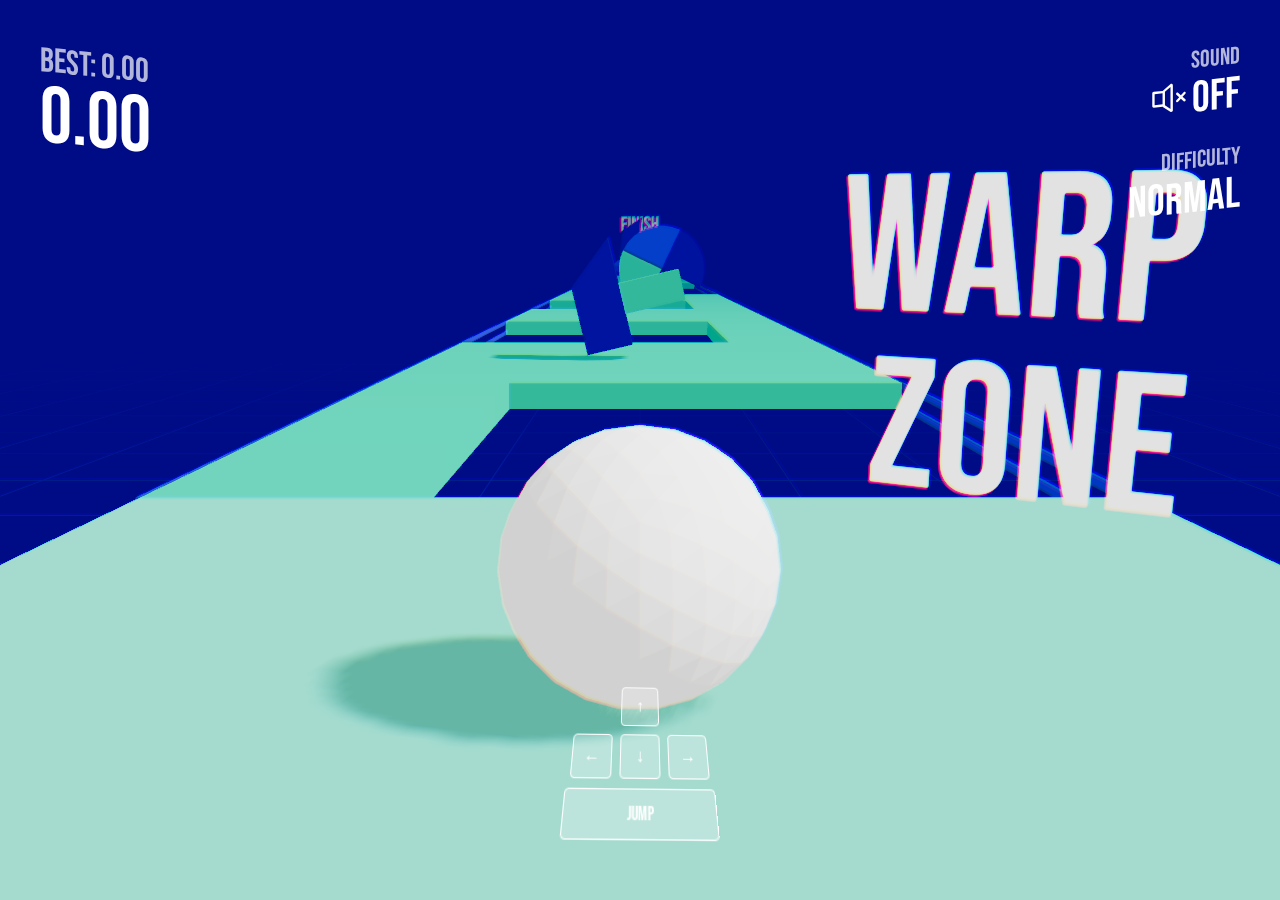
<file: bleech-challenge/index.html>
<!DOCTYPE html>
<html lang="en">
<head>
    <meta charset="UTF-8">
    <meta http-equiv="X-UA-Compatible" content="IE=edge">
    <meta name="viewport" content="width=device-width, initial-scale=1.0">
    <title>Warp Zone</title>
    <link rel="apple-touch-icon" sizes="180x180" href="./favicons/apple-touch-icon.png">
    <link rel="icon" type="image/png" sizes="32x32" href="./favicons/favicon-32x32.png">
    <link rel="icon" type="image/png" sizes="16x16" href="./favicons/favicon-16x16.png">
  <script type="module" crossorigin src="./assets/index-4947dae2.js"></script>
  <link rel="stylesheet" href="./assets/index-94d1cc63.css">
</head>
<body>
    <div id="root"></div>
    </body>
</html>
</file>
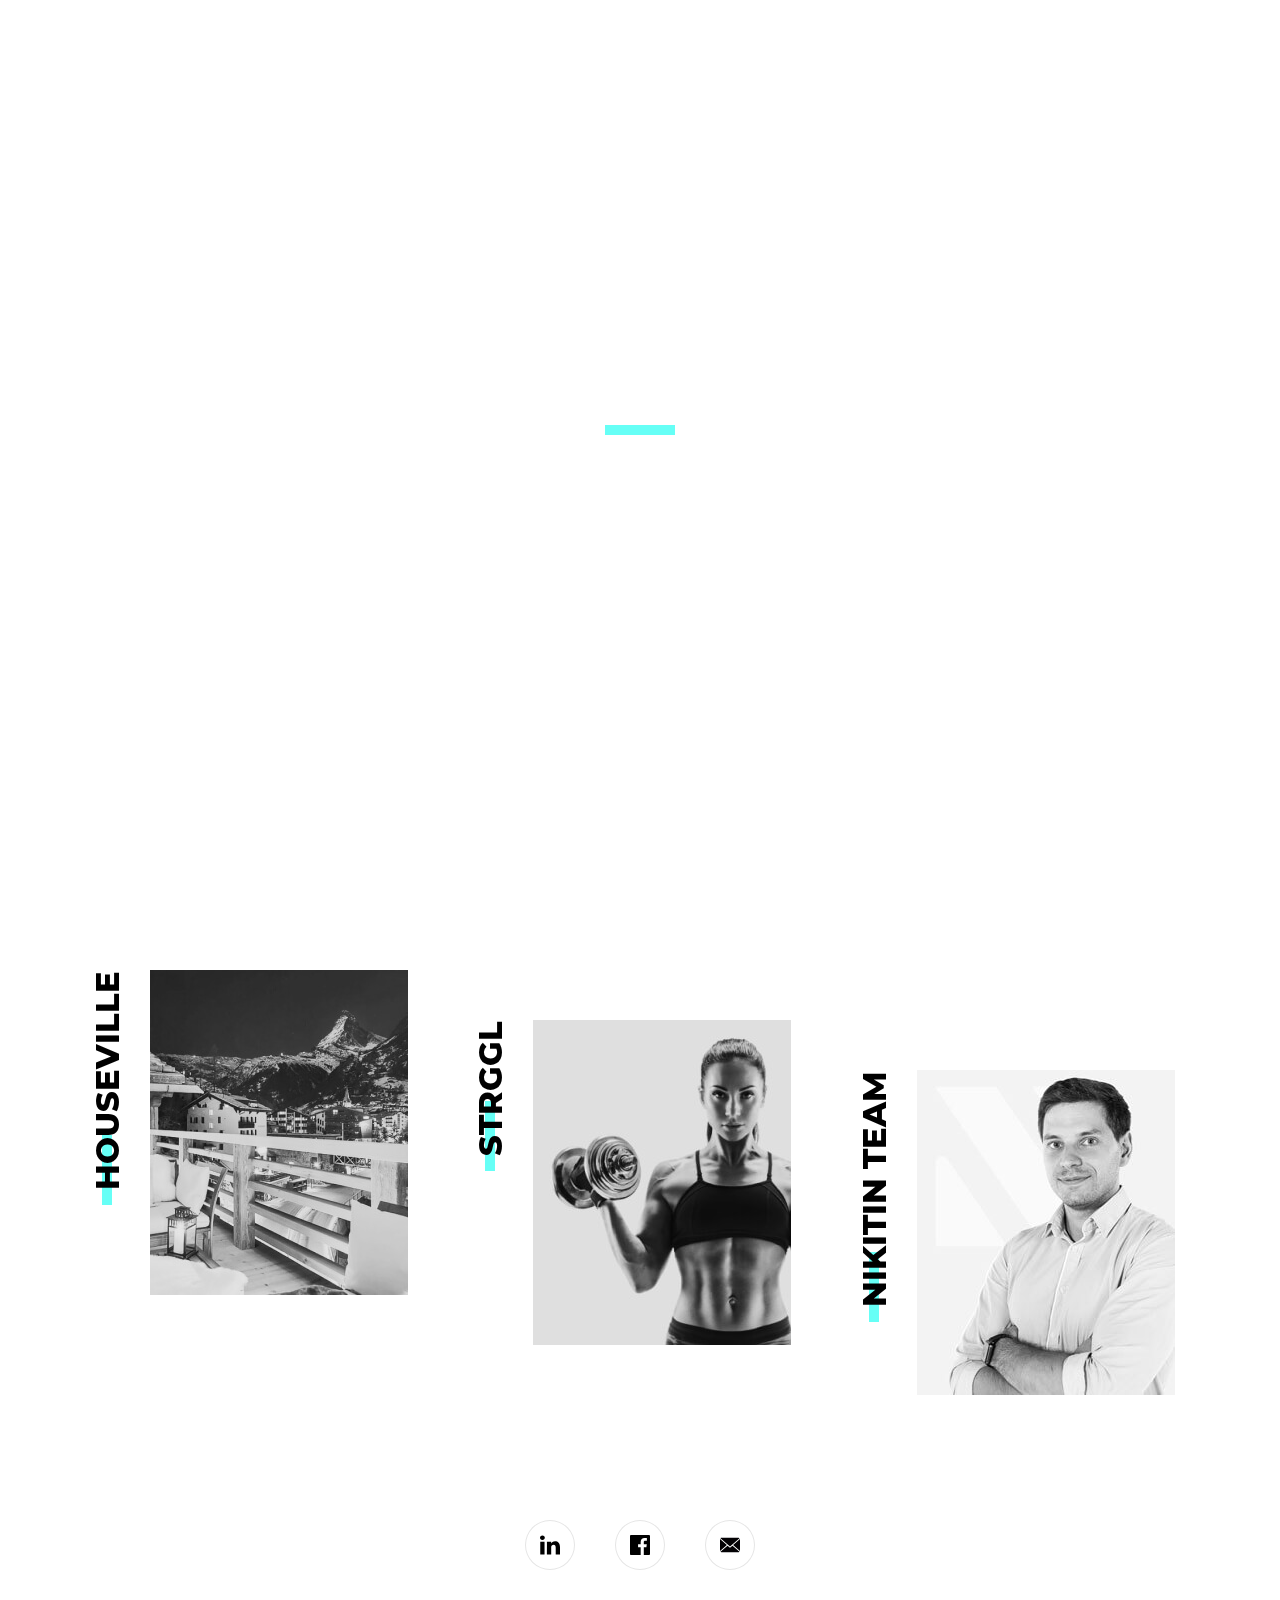
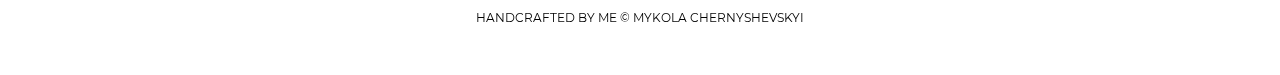
<file: mc/index.html>
<!doctype html>
<html lang="en">
<head>
    <meta charset="utf-8">
    <title>MC | Portfolio</title>
    <base href="/mc/">
    <meta name="viewport" content="width=device-width, initial-scale=1">
    <link rel="icon" type="image/x-icon" href="favicon.ico">
    <noscript><style>#page-preloader{display: none;}</style></noscript>
    <style>#page-preloader{position:fixed;left:0;top:0;right:0;bottom:0;background:#fff;z-index:30000;-webkit-transition:opacity .5s ease;transition:opacity .5s ease}.contpre{width:100%;height:50px;position:absolute;left:0;top:50%;margin-top:-25px}.line-loader{display:block;margin:0 auto;width:70px;height:10px;background:#66FFF6;-webkit-animation:preload 1s ease-in-out;-webkit-animation-fill-mode:forwards;animation:preload 1s ease-in-out;animation-fill-mode:forwards}@-webkit-keyframes preload{0%{width:0}90%{width:100%;height:10px;-webkit-transform:scaleY(1)}100%{width:100%;-webkit-transform:scaleY(0)}}@keyframes preload{0%{width:0}90%{width:100%;height:10px;transform:scaleY(1)}100%{width:100%;transform:scaleY(0)}}</style>
<link rel="stylesheet" href="styles.6caee8eab0a3deb98610.css"></head>
<body>
    <app-root></app-root>
<script type="text/javascript" src="runtime.a66f828dca56eeb90e02.js"></script><script type="text/javascript" src="polyfills.3967473001601e4ac02b.js"></script><script type="text/javascript" src="main.2b75c7694efc823ec919.js"></script></body>
<script>document.addEventListener("DOMContentLoaded",function(){var e=document.querySelector(".myFace"),t=0,n=0,a=0,i=0,o=1/12;window.addEventListener("mousemove",function(e){var a=Math.max(-100,Math.min(100,window.innerWidth/2-e.clientX)),i=Math.max(-100,Math.min(100,window.innerHeight/2-e.clientY));t=12*a/100,n=10*i/100}),window.addEventListener("click",function(e){var a=Math.max(-100,Math.min(100,window.innerWidth/2-e.clientX)),i=Math.max(-100,Math.min(100,window.innerHeight/2-e.clientY));t=12*a/100,n=10*i/100}),function r(){a+=(t-a)*o,i+=(n-i)*o,e.style.transform="perspective(600px) rotateY("+-parseFloat(a).toFixed(2)+"deg) rotateX("+parseFloat(i).toFixed(2)+"deg)",e.style.WebkitTransform="perspective(600px) rotateY("+-parseFloat(a).toFixed(2)+"deg) rotateX("+parseFloat(i).toFixed(2)+"deg)",e.style.msTransform="perspective(600px) rotateY("+-parseFloat(a).toFixed(2)+"deg) rotateX("+parseFloat(i).toFixed(2)+"deg)",window.requestAnimationFrame(r)}()});</script>
</html>
</file>
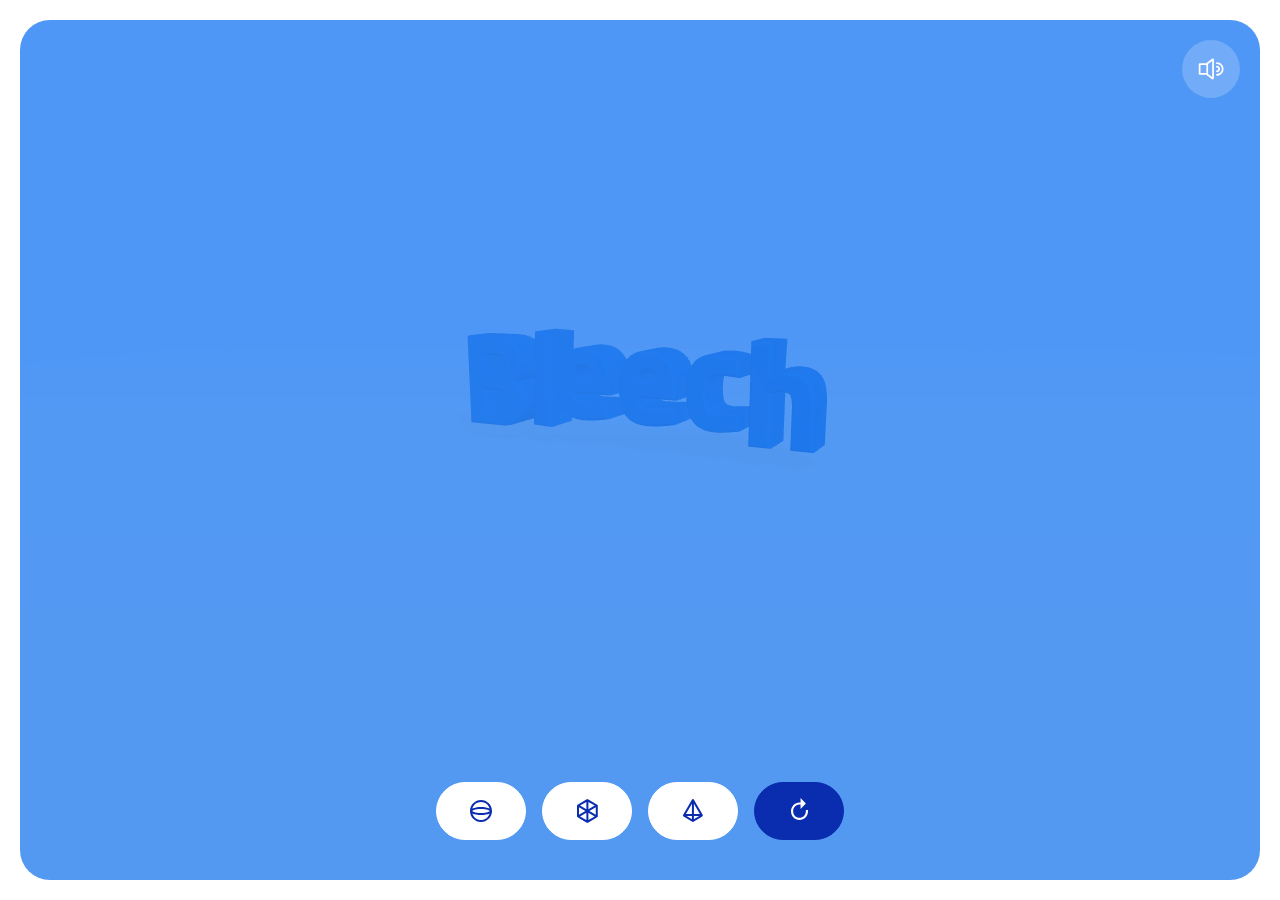
<file: threejs-bleech/index.html>
<!doctype html><html lang="en"><head><meta charset="UTF-8"><meta name="viewport" content="width=device-width,initial-scale=1,maximum-scale=1,user-scalable=no"><title>Bleech Playground</title><script defer="defer" src="bundle.57b67b7669e3c9ac.js"></script><link href="main.css" rel="stylesheet"></head><body><div class="hero"><button class="button button--sound" data-toggle-sound="off" title="Toggle Background Music"><svg class="icon-sound-off" width="24" height="24" viewBox="0 0 24 24" fill="none" xmlns="http://www.w3.org/2000/svg"><path fill-rule="evenodd" clip-rule="evenodd" d="M9.5 16.2617L13 18.954V5.04657L9.5 7.73888V8.50027V15.5003V16.2617ZM8.39029 6.70005C8.28278 6.78275 8.19472 6.88521 8.12963 7.00027H8H2.5C1.94772 7.00027 1.5 7.44799 1.5 8.00027V16.0003C1.5 16.5526 1.94772 17.0003 2.5 17.0003H8H8.12963C8.19472 17.1153 8.28278 17.2178 8.39029 17.3005L12.8903 20.762C13.5479 21.2679 14.5 20.7991 14.5 19.9694V4.03114C14.5 3.20146 13.5479 2.73265 12.8903 3.23851L8.39029 6.70005ZM3 8.50027H8V15.5003H3V8.50027ZM21.3159 9.21994C21.6088 8.92705 22.0836 8.92705 22.3765 9.21994C22.6694 9.51284 22.6694 9.98771 22.3765 10.2806L20.6088 12.0484L22.3765 13.8161C22.6694 14.109 22.6694 14.5839 22.3765 14.8768C22.0836 15.1697 21.6088 15.1697 21.3159 14.8768L19.5481 13.109L17.7803 14.8768C17.4874 15.1697 17.0126 15.1697 16.7197 14.8768C16.4268 14.5839 16.4268 14.109 16.7197 13.8161L18.4874 12.0484L16.7197 10.2806C16.4268 9.98771 16.4268 9.51284 16.7197 9.21994C17.0126 8.92705 17.4874 8.92705 17.7803 9.21994L19.5481 10.9877L21.3159 9.21994Z" fill="currentColor"/></svg> <svg class="icon-sound-on" width="24" height="24" viewBox="0 0 24 24" fill="none" xmlns="http://www.w3.org/2000/svg"><path fill-rule="evenodd" clip-rule="evenodd" d="M9.5 16.2617L13 18.954V5.04657L9.5 7.73888V8.50027V15.5003V16.2617ZM8.39029 6.70005C8.28278 6.78275 8.19472 6.88521 8.12963 7.00027H8H2.5C1.94772 7.00027 1.5 7.44799 1.5 8.00027V16.0003C1.5 16.5526 1.94772 17.0003 2.5 17.0003H8H8.12963C8.19472 17.1153 8.28278 17.2178 8.39029 17.3005L12.8903 20.762C13.5479 21.2679 14.5 20.7991 14.5 19.9694V4.03114C14.5 3.20146 13.5479 2.73265 12.8903 3.23851L8.39029 6.70005ZM3 8.50027H8V15.5003H3V8.50027ZM16.25 17C16.25 16.5858 16.5858 16.25 17 16.25C17.5581 16.25 18.1108 16.1401 18.6264 15.9265C19.142 15.7129 19.6106 15.3999 20.0052 15.0052C20.3999 14.6106 20.7129 14.142 20.9265 13.6264C21.1401 13.1108 21.25 12.5581 21.25 12C21.25 11.4419 21.1401 10.8892 20.9265 10.3736C20.7129 9.85796 20.3999 9.38945 20.0052 8.9948C19.6106 8.60015 19.142 8.2871 18.6264 8.07351C18.1108 7.85993 17.5581 7.75 17 7.75C16.5858 7.75 16.25 7.41421 16.25 7C16.25 6.58579 16.5858 6.25 17 6.25C17.7551 6.25 18.5028 6.39873 19.2004 6.68769C19.8981 6.97666 20.5319 7.4002 21.0659 7.93414C21.5998 8.46807 22.0233 9.10195 22.3123 9.79957C22.6013 10.4972 22.75 11.2449 22.75 12C22.75 12.7551 22.6013 13.5028 22.3123 14.2004C22.0233 14.8981 21.5998 15.5319 21.0659 16.0659C20.5319 16.5998 19.8981 17.0233 19.2004 17.3123C18.5028 17.6013 17.7551 17.75 17 17.75C16.5858 17.75 16.25 17.4142 16.25 17ZM16.25 14C16.25 13.5858 16.5858 13.25 17 13.25C17.1642 13.25 17.3267 13.2177 17.4784 13.1549C17.63 13.092 17.7678 13 17.8839 12.8839C18 12.7678 18.092 12.63 18.1549 12.4784C18.2177 12.3267 18.25 12.1642 18.25 12C18.25 11.8358 18.2177 11.6733 18.1549 11.5216C18.092 11.37 18 11.2322 17.8839 11.1161C17.7678 11 17.63 10.908 17.4784 10.8452C17.3267 10.7823 17.1642 10.75 17 10.75C16.5858 10.75 16.25 10.4142 16.25 10C16.25 9.58579 16.5858 9.25 17 9.25C17.3611 9.25 17.7187 9.32113 18.0524 9.45933C18.386 9.59753 18.6892 9.8001 18.9445 10.0555C19.1999 10.3108 19.4025 10.614 19.5407 10.9476C19.6789 11.2813 19.75 11.6389 19.75 12C19.75 12.3611 19.6789 12.7187 19.5407 13.0524C19.4025 13.386 19.1999 13.6892 18.9445 13.9445C18.6892 14.1999 18.386 14.4025 18.0524 14.5407C17.7187 14.6789 17.3611 14.75 17 14.75C16.5858 14.75 16.25 14.4142 16.25 14Z" fill="currentColor"/></svg></button><div class="hero-buttons"><button class="button" data-add-spere title="Add Sphere"><svg width="24" height="24" viewBox="0 0 24 24" fill="none" xmlns="http://www.w3.org/2000/svg"><path fill-rule="evenodd" clip-rule="evenodd" d="M23 12C23 18.0751 18.0751 23 12 23C5.92487 23 1 18.0751 1 12C1 5.92487 5.92487 1 12 1C18.0751 1 23 5.92487 23 12ZM20.6574 14.4679C19.5846 18.2386 16.1148 21 12 21C7.88522 21 4.41539 18.2386 3.34257 14.4679C5.35637 15.4007 8.48573 16 12 16C15.5143 16 18.6436 15.4007 20.6574 14.4679ZM20.6574 9.53211C18.6436 8.59927 15.5143 8 12 8C8.48573 8 5.35637 8.59927 3.34257 9.53211C4.41539 5.76139 7.88522 3 12 3C16.1148 3 19.5846 5.76139 20.6574 9.53211ZM20.8317 11.9596C20.8482 11.9737 20.8634 11.9872 20.8774 12C20.8634 12.0128 20.8482 12.0263 20.8317 12.0404C20.5244 12.3046 19.9627 12.6332 19.0947 12.9488C17.3751 13.5741 14.8671 14 12 14C9.13294 14 6.62486 13.5741 4.90531 12.9488C4.03731 12.6332 3.4756 12.3046 3.16828 12.0404C3.15181 12.0263 3.13661 12.0128 3.12259 12C3.13661 11.9872 3.15181 11.9737 3.16828 11.9596C3.4756 11.6954 4.03731 11.3668 4.90531 11.0512C6.62486 10.4259 9.13294 10 12 10C14.8671 10 17.3751 10.4259 19.0947 11.0512C19.9627 11.3668 20.5244 11.6954 20.8317 11.9596Z" fill="currentColor"/></svg></button> <button class="button" data-add-box title="Add Cube"><svg width="24" height="24" viewBox="0 0 24 24" fill="none" xmlns="http://www.w3.org/2000/svg"><path fill-rule="evenodd" clip-rule="evenodd" d="M13.0173 0.360828C12.6306 0.137537 12.1541 0.137537 11.7673 0.360828L2.625 5.63914C2.23825 5.86243 2 6.27509 2 6.72167V17.2783C2 17.7249 2.23825 18.1376 2.625 18.3609L11.7673 23.6391C12.1541 23.8624 12.6306 23.8625 13.0173 23.6392L22.1596 18.3609C22.4013 18.2213 22.585 18.0078 22.6888 17.7582C22.7511 17.6085 22.7846 17.4458 22.7846 17.2783C22.7846 17.2783 22.7846 17.2783 22.7846 17.2783V6.7217C22.7846 6.72172 22.7846 6.72169 22.7846 6.7217C22.7846 6.54116 22.7457 6.36613 22.6737 6.20694C22.5677 5.97238 22.39 5.77216 22.1596 5.63914L13.0173 0.360828ZM4 8.29681V15.7032L10.3962 12L4 8.29681ZM11.392 10.2655L5.01091 6.57107L11.392 2.88693V10.2655ZM11.392 13.7345L5.01088 17.4289L11.392 21.1131V13.7345ZM19.7737 17.429L13.392 13.7344V21.1134L19.7737 17.429ZM20.7846 15.7032V8.29676L14.3879 12L20.7846 15.7032ZM19.7737 6.57103L13.392 2.88661V10.2656L19.7737 6.57103Z" fill="currentColor"/></svg></button> <button class="button" data-add-pyramid title="Add Pyramid"><svg width="24" height="24" viewBox="0 0 24 24" fill="none" xmlns="http://www.w3.org/2000/svg"><path fill-rule="evenodd" clip-rule="evenodd" d="M12.4137 0.135384C12.5812 0.232627 12.7099 0.371015 12.7945 0.530329L21.6533 15.7866C21.9944 16.3742 21.8038 17.1266 21.2241 17.4809L12.4615 22.8356C12.4204 22.8626 12.3776 22.8865 12.3333 22.907C12.2358 22.9524 12.1298 22.9826 12.0183 22.9945C11.9135 23.0058 11.8064 23.0007 11.7013 22.9781C11.6275 22.9623 11.5566 22.9384 11.4898 22.9073C11.4453 22.8867 11.4022 22.8628 11.3609 22.8356L2.59838 17.4809C2.01864 17.1266 1.82804 16.3742 2.1692 15.7866L11.028 0.530329C11.1126 0.371015 11.2413 0.232627 11.4088 0.135384C11.5672 0.0434013 11.7404 -0.000212781 11.9112 7.80423e-07C12.0821 -0.000212783 12.2553 0.0434013 12.4137 0.135384ZM5.64722 17.0002L10.9112 20.2169V17.0002H5.64722ZM12.9112 20.2169L18.1752 17.0002H12.9112V20.2169ZM18.8839 15.0002L12.9112 4.71432V15.0002H18.8839ZM10.9112 4.71432V15.0002H4.93859L10.9112 4.71432Z" fill="currentColor"/></svg></button> <button class="button button--ghost" data-clear-scene title="Reset"><svg width="24" height="24" viewBox="0 0 24 24" fill="none" xmlns="http://www.w3.org/2000/svg"><path fill-rule="evenodd" clip-rule="evenodd" d="M20 14.1997V13.0998H17.875V14.1997C17.875 17.8397 15.0158 20.7999 11.4999 20.7999C7.98421 20.7999 5.12524 17.8397 5.12524 14.1997C5.12524 10.5599 7.98448 7.59994 11.4999 7.59994H12.5624V11.9999L17.8749 6.50008L12.5624 1V5.4H11.4999C6.81331 5.4 3 9.3479 3 14.2C3 19.0523 6.81326 23 11.4999 23C16.1866 23 19.9997 19.0521 19.9997 14.2L20 14.1997Z" fill="currentColor"/></svg></button></div><canvas class="webgl"></canvas></div></body></html>
</file>
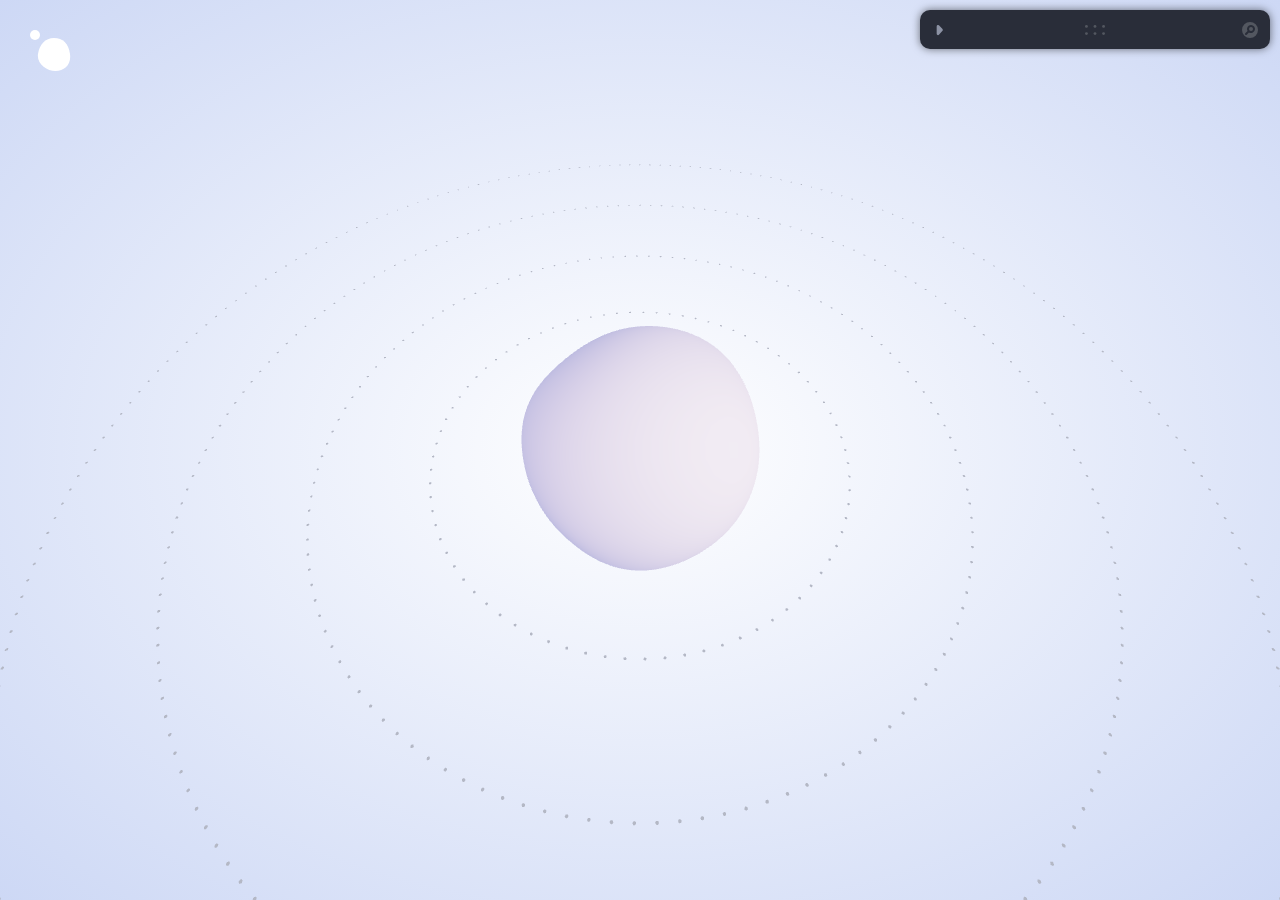
<file: threejs-wobbly/index.html>
<!DOCTYPE html>
<html lang="en">
<head>
    <meta charset="UTF-8">
    <meta http-equiv="X-UA-Compatible" content="IE=edge">
    <meta name="viewport" content="width=device-width, initial-scale=1, shrink-to-fit=no">
	<meta name="theme-color" content="#000000">
    <title>Wobbling Sphere</title>
  <script type="module" crossorigin src="./assets/index-3c16a2e3.js"></script>
  <link rel="stylesheet" href="./assets/index-649ce801.css">
</head>
<body>
    <div id="root"></div>
    </body>
</html>
</file>
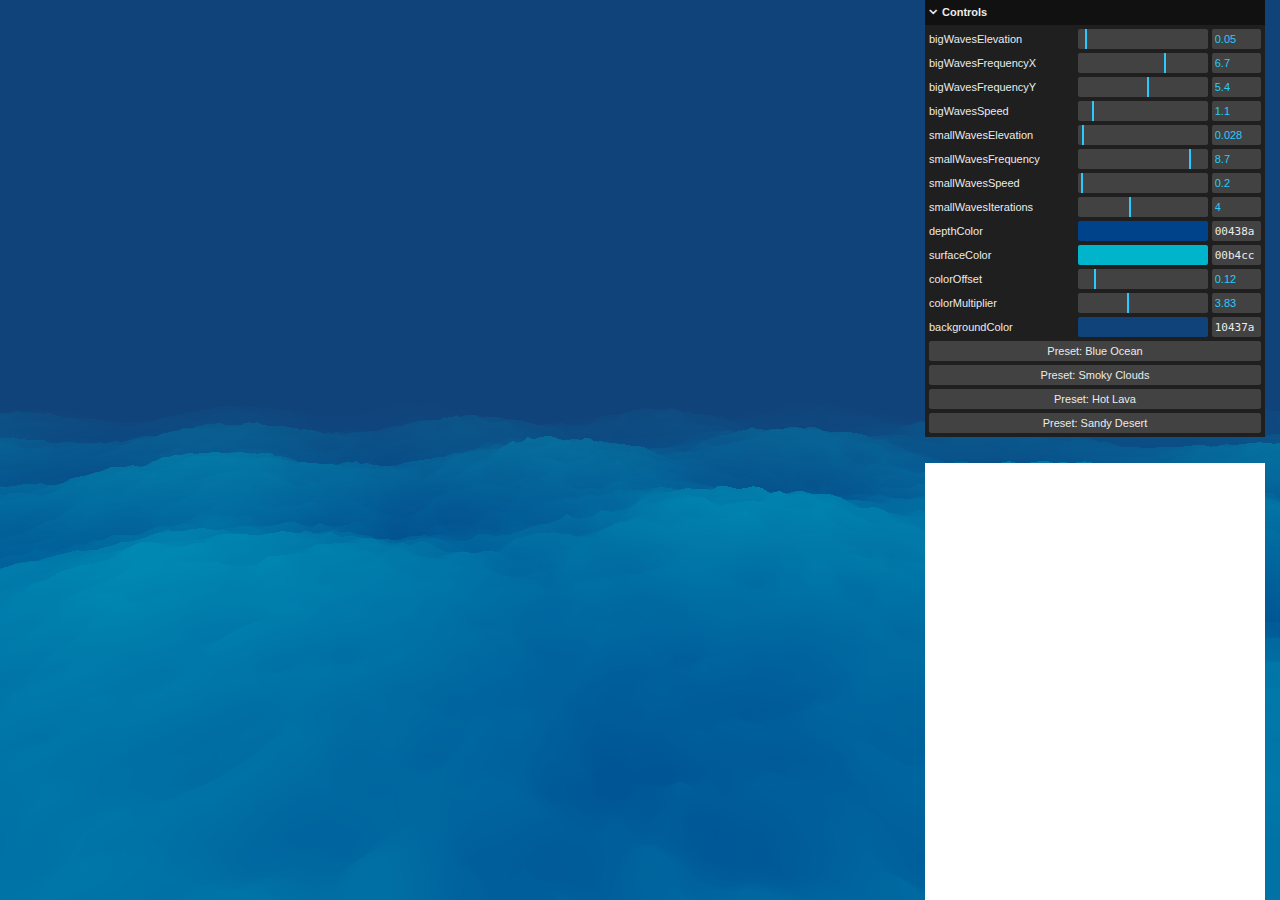
<file: waves-generator/index.html>
<!doctype html><html lang="en"><head><meta charset="UTF-8"><meta name="viewport" content="width=device-width,initial-scale=1"><title>Waves Generator</title><script defer="defer" src="bundle.d4e2cbbe6ea696f7.js"></script><link href="main.css" rel="stylesheet"></head><body><canvas class="webgl"></canvas></body></html>
</file>
<file: bleech-challenge/assets/index-94d1cc63.css>
@font-face{font-display:swap;font-family:Bebas Neue;font-style:normal;font-weight:400;src:url(../fonts/bebas-neue-v9-latin-regular.woff) format("woff")}html{box-sizing:border-box;-moz-osx-font-smoothing:grayscale;-webkit-font-smoothing:antialiased;-ms-overflow-style:-ms-autohiding-scrollbar;overflow-wrap:break-word;word-wrap:break-word}html *,html *:before,html *:after{box-sizing:inherit}html,body,#root{position:fixed;top:0;left:0;width:100%;height:100%;background:#0B1E81}:root{--color-accent-dark: #28d1b4;--color-button-background: #28d1b4;--color-button-text: #fff}.interface{position:fixed;top:0;left:0;width:100%;height:100%;font-family:Bebas Neue,Impact,Arial,sans-serif;color:#fff;pointer-events:none;touch-action:none;-webkit-touch-callout:none;-webkit-user-select:none;user-select:none;perspective:500px;opacity:0;transition:opacity .4s ease .5s}.interface--isReady{opacity:1}.time{font-size:45px;position:absolute;top:35px;left:20px;transform:skew(3deg,3deg) rotate(3deg);transform-origin:0 0}@media (min-width: 768px){.time{font-size:80px;left:40px;top:40px}}.time-active{line-height:1.05}@media (min-width: 768px){.time-active{line-height:.9}}.time-best{font-size:43%;opacity:.7}.sound{pointer-events:auto;position:absolute;right:20px;top:28px;transform:skew(-3deg,-3deg) rotate(-3deg);transform-origin:100% 0;font-size:28px;line-height:1;text-align:right;cursor:pointer}@media (min-width: 768px){.sound{font-size:44px;right:40px}}.sound-state{display:flex;justify-content:flex-end}.sound-state:before{content:"";display:inline-block;background-image:url("data:image/svg+xml,%3Csvg class='icon-sound-on' width='24' height='24' viewBox='0 0 24 24' fill='none' xmlns='http://www.w3.org/2000/svg'%3E%3Cpath fill-rule='evenodd' clip-rule='evenodd' d='M9.5 16.2617L13 18.954V5.04657L9.5 7.73888V8.50027V15.5003V16.2617ZM8.39029 6.70005C8.28278 6.78275 8.19472 6.88521 8.12963 7.00027H8H2.5C1.94772 7.00027 1.5 7.44799 1.5 8.00027V16.0003C1.5 16.5526 1.94772 17.0003 2.5 17.0003H8H8.12963C8.19472 17.1153 8.28278 17.2178 8.39029 17.3005L12.8903 20.762C13.5479 21.2679 14.5 20.7991 14.5 19.9694V4.03114C14.5 3.20146 13.5479 2.73265 12.8903 3.23851L8.39029 6.70005ZM3 8.50027H8V15.5003H3V8.50027ZM16.25 17C16.25 16.5858 16.5858 16.25 17 16.25C17.5581 16.25 18.1108 16.1401 18.6264 15.9265C19.142 15.7129 19.6106 15.3999 20.0052 15.0052C20.3999 14.6106 20.7129 14.142 20.9265 13.6264C21.1401 13.1108 21.25 12.5581 21.25 12C21.25 11.4419 21.1401 10.8892 20.9265 10.3736C20.7129 9.85796 20.3999 9.38945 20.0052 8.9948C19.6106 8.60015 19.142 8.2871 18.6264 8.07351C18.1108 7.85993 17.5581 7.75 17 7.75C16.5858 7.75 16.25 7.41421 16.25 7C16.25 6.58579 16.5858 6.25 17 6.25C17.7551 6.25 18.5028 6.39873 19.2004 6.68769C19.8981 6.97666 20.5319 7.4002 21.0659 7.93414C21.5998 8.46807 22.0233 9.10195 22.3123 9.79957C22.6013 10.4972 22.75 11.2449 22.75 12C22.75 12.7551 22.6013 13.5028 22.3123 14.2004C22.0233 14.8981 21.5998 15.5319 21.0659 16.0659C20.5319 16.5998 19.8981 17.0233 19.2004 17.3123C18.5028 17.6013 17.7551 17.75 17 17.75C16.5858 17.75 16.25 17.4142 16.25 17ZM16.25 14C16.25 13.5858 16.5858 13.25 17 13.25C17.1642 13.25 17.3267 13.2177 17.4784 13.1549C17.63 13.092 17.7678 13 17.8839 12.8839C18 12.7678 18.092 12.63 18.1549 12.4784C18.2177 12.3267 18.25 12.1642 18.25 12C18.25 11.8358 18.2177 11.6733 18.1549 11.5216C18.092 11.37 18 11.2322 17.8839 11.1161C17.7678 11 17.63 10.908 17.4784 10.8452C17.3267 10.7823 17.1642 10.75 17 10.75C16.5858 10.75 16.25 10.4142 16.25 10C16.25 9.58579 16.5858 9.25 17 9.25C17.3611 9.25 17.7187 9.32113 18.0524 9.45933C18.386 9.59753 18.6892 9.8001 18.9445 10.0555C19.1999 10.3108 19.4025 10.614 19.5407 10.9476C19.6789 11.2813 19.75 11.6389 19.75 12C19.75 12.3611 19.6789 12.7187 19.5407 13.0524C19.4025 13.386 19.1999 13.6892 18.9445 13.9445C18.6892 14.1999 18.386 14.4025 18.0524 14.5407C17.7187 14.6789 17.3611 14.75 17 14.75C16.5858 14.75 16.25 14.4142 16.25 14Z' fill='%23ffffff'%3E%3C/path%3E%3C/svg%3E");background-size:100% 100%;margin-right:2px;width:26px;height:26px}@media (min-width: 768px){.sound-state:before{width:38px;height:38px;margin-right:4px}}.sound-state--off:before{background-image:url("data:image/svg+xml,%3Csvg class='icon-sound-off' width='24' height='24' viewBox='0 0 24 24' fill='none' xmlns='http://www.w3.org/2000/svg'%3E%3Cpath fill-rule='evenodd' clip-rule='evenodd' d='M9.5 16.2617L13 18.954V5.04657L9.5 7.73888V8.50027V15.5003V16.2617ZM8.39029 6.70005C8.28278 6.78275 8.19472 6.88521 8.12963 7.00027H8H2.5C1.94772 7.00027 1.5 7.44799 1.5 8.00027V16.0003C1.5 16.5526 1.94772 17.0003 2.5 17.0003H8H8.12963C8.19472 17.1153 8.28278 17.2178 8.39029 17.3005L12.8903 20.762C13.5479 21.2679 14.5 20.7991 14.5 19.9694V4.03114C14.5 3.20146 13.5479 2.73265 12.8903 3.23851L8.39029 6.70005ZM3 8.50027H8V15.5003H3V8.50027ZM21.3159 9.21994C21.6088 8.92705 22.0836 8.92705 22.3765 9.21994C22.6694 9.51284 22.6694 9.98771 22.3765 10.2806L20.6088 12.0484L22.3765 13.8161C22.6694 14.109 22.6694 14.5839 22.3765 14.8768C22.0836 15.1697 21.6088 15.1697 21.3159 14.8768L19.5481 13.109L17.7803 14.8768C17.4874 15.1697 17.0126 15.1697 16.7197 14.8768C16.4268 14.5839 16.4268 14.109 16.7197 13.8161L18.4874 12.0484L16.7197 10.2806C16.4268 9.98771 16.4268 9.51284 16.7197 9.21994C17.0126 8.92705 17.4874 8.92705 17.7803 9.21994L19.5481 10.9877L21.3159 9.21994Z' fill='%23ffffff'%3E%3C/path%3E%3C/svg%3E")}@media (hover: hover){.sound{transition:transform .2s ease}.sound:hover{transform:skew(-3deg,-3deg) rotate(-3deg) scale(1.05)}}.difficulty{pointer-events:auto;position:absolute;right:20px;top:95px;font-size:28px;line-height:1;cursor:pointer;z-index:2;text-align:right;transform:skew(-3deg,-3deg) rotate(-3deg);transform-origin:100% 0}@media (min-width: 768px){.difficulty{font-size:44px;right:40px;top:128px}}@media (hover: hover){.difficulty{transition:transform .2s ease}.difficulty:hover{transform:skew(-3deg,-3deg) rotate(-3deg) scale(1.05)}}.health{animation:fadeIn .3s ease both;height:6px;width:calc(100% - 40px);left:50%;transform:translate(-50%);transform-origin:50% 0;top:10px;border:1px solid #ffffff;position:absolute;overflow:hidden}@media (min-width: 768px){.health{border:2px solid #ffffff;height:30px;padding:2px;top:40px;transform:translate(-50%) rotateX(-16deg);width:30%}}.health-level{height:100%;width:100%;background:#ffffff;display:block;transition:transform .4s ease;transform-origin:0 50%}@keyframes fadeIn{0%{opacity:0}}.restart{color:#fff;background-image:linear-gradient(to left,var(--color-accent-dark) 0,var(--color-accent-dark) 100%);background-position:102% 50%;background-repeat:no-repeat;background-size:0 102%;border:2px solid var(--color-button-background);font-size:40px;position:absolute;top:40%;left:50%;transform:translate(-50%) rotateX(10deg) rotateY(10deg);text-align:center;padding:.75rem 2rem;font-size:50px;pointer-events:auto;transition:color .4s ease,border-color .4s ease,background-size .4s cubic-bezier(.215,.61,.355,1),transform .4s cubic-bezier(.215,.61,.355,1);cursor:pointer;text-transform:uppercase}.restart:hover{background-position:0 50%;background-size:102% 100%;border-color:var(--color-accent-dark);color:var(--color-button-text);transform:translate(-50%) rotateX(15deg) rotateY(0)}@media (min-width: 768px){.restart{font-size:8vh}}.button-label{font-size:16px;opacity:.7}@media (min-width: 768px){.button-label{font-size:24px}}.controls{position:absolute;bottom:8%;left:0;width:100%;pointer-events:auto}@media (min-width: 768px){.controls{transform:rotateX(50deg) rotateY(2deg)}}.controls .row{display:flex;justify-content:center}.controls .key{--btn-width: 40px;--btn-height: 40px;width:var(--btn-width);height:var(--btn-height);margin:4px;border:1px solid #ffffff;background:rgba(255,255,255,.2666666667);border-radius:4px;display:flex;align-items:center;justify-content:center;touch-action:none;-webkit-touch-callout:none;-webkit-user-select:none;user-select:none}.controls .key.large{--btn-width: 144px}@media (max-width: 767px){.controls .key{--btn-width: 50px;--btn-height: 50px}.controls .key.large{--btn-width: 108px;--btn-height: 108px}}.controls .key.active{background:rgba(255,255,255,.6)}@media (max-width: 767px){.controls{display:flex;justify-content:space-between;align-items:center;padding:0 20px;right:0;left:0;width:auto;bottom:5%}}
</file>
<file: mc/styles.6caee8eab0a3deb98610.css>
@font-face{font-family:Montserrat;font-display:fallback;src:url(Montserrat-Regular.46a837b2bf719554a4c1.eot);src:url(Montserrat-Regular.a336ad9a19a7a11bb291.woff2) format("woff2"),url(Montserrat-Regular.63a28e8151fe2e292298.woff) format("woff"),url(Montserrat-Regular.53a3d983296d47d3c93c.ttf) format("truetype"),url(Montserrat-Regular.d8fcbc3c70e008de4c3a.svg#Montserrat-Regular) format("svg"),url(Montserrat-Regular.46a837b2bf719554a4c1.eot?#iefix) format("embedded-opentype");font-weight:400;font-style:normal}@font-face{font-family:Montserrat;font-display:fallback;src:url(Montserrat-Light.9b27f5a51ea9e49c7215.eot);src:url(Montserrat-Light.75bf57b4e9444b12b359.woff2) format("woff2"),url(Montserrat-Light.17a20246743c10f545d3.woff) format("woff"),url(Montserrat-Light.634faca65d828eabf902.ttf) format("truetype"),url(Montserrat-Light.f91df81c3baaae1bb39e.svg#Montserrat-Light) format("svg"),url(Montserrat-Light.9b27f5a51ea9e49c7215.eot?#iefix) format("embedded-opentype");font-weight:300;font-style:normal}@font-face{font-family:Montserrat;font-display:fallback;src:url(Montserrat-ExtraBold.0ab5853cb03d1e03559c.eot);src:url(Montserrat-ExtraBold.46e531678ae2cd8c6164.woff2) format("woff2"),url(Montserrat-ExtraBold.d8f7cfbf1b2bfeb6018b.woff) format("woff"),url(Montserrat-ExtraBold.214777e90047ea4a08f4.ttf) format("truetype"),url(Montserrat-ExtraBold.278dd46d0acf7fd1bf0b.svg#Montserrat-ExtraBold) format("svg"),url(Montserrat-ExtraBold.0ab5853cb03d1e03559c.eot?#iefix) format("embedded-opentype");font-weight:800;font-style:normal}@font-face{font-family:Montserrat;font-display:fallback;src:url(Montserrat-Bold.12af69863c4cb819d1f8.eot);src:url(Montserrat-Bold.e6ae56ed79b86347d962.woff2) format("woff2"),url(Montserrat-Bold.1a502da93d9cf62f0959.woff) format("woff"),url(Montserrat-Bold.19285cbbc8e59f1692b6.ttf) format("truetype"),url(Montserrat-Bold.7bd7bac8fc2d6f09c335.svg#Montserrat-Bold) format("svg"),url(Montserrat-Bold.12af69863c4cb819d1f8.eot?#iefix) format("embedded-opentype");font-weight:700;font-style:normal}*,:after,:before{box-sizing:inherit}html{box-sizing:border-box;font-family:sans-serif;-ms-text-size-adjust:100%;-webkit-text-size-adjust:100%}input[type=email],input[type=password],input[type=search],input[type=tel],input[type=text]{-webkit-appearance:none;-moz-appearance:none;border:1px solid #e1e1e1;border-radius:5px;height:48px;outline:0;box-shadow:none;font-size:16px;padding:2px 20px;transition:.3s}input[type=email]:focus,input[type=password]:focus,input[type=search]:focus,input[type=tel]:focus,input[type=text]:focus,textarea:focus{border-color:#66fff6}textarea{-webkit-appearance:none;-moz-appearance:none;border:1px solid #e6edfa;border-radius:5px;min-height:100px;outline:0;box-shadow:none;font-size:16px;padding:15px 20px;transition:.3s;resize:none}.line{margin-bottom:20px}body{margin:0;-webkit-font-smoothing:antialiased;-moz-osx-font-smoothing:grayscale;font-family:Montserrat,sans-serif;font-weight:300;font-size:14px;overflow-x:hidden;min-height:100vh;touch-action:manipulation;background:#fff}body,html{position:relative;height:100%}article,aside,details,figcaption,figure,footer,header,main,nav,section,summary{display:block}a{background:0 0;text-decoration:none;outline:0;transition:.3s ease-in-out}a:active,a:hover{outline:0;text-decoration:none}main{position:relative}p{line-height:25px}b{font-weight:700}h1,h2,h3,h4,h5,h6,p{margin:0}.title-h1,h1{font-size:42px;line-height:52px;margin:0;font-weight:800}@media (max-width:767px){.title-h1,h1{font-size:35px;line-height:42px}}@media (max-width:479px){.title-h1,h1{font-size:23px;line-height:34px}}.title-h2,h2{font-size:35px;line-height:32px;margin:0;font-weight:800}.h3,h3{font-size:32px;font-weight:800;line-height:33px}.h4,h4{font-size:23px;font-weight:800;line-height:25px;margin:0 0 15px}@media (max-width:767px){.h3,h3{font-size:23px}.h4,h4{font-size:17px}}.h5,h5{font-size:17px;font-weight:800;line-height:30px}.h6,h6{font-size:14px;font-weight:700;line-height:25px}button,input[type=submit]{cursor:pointer}ul{list-style-type:none;margin:0;padding:0}img{max-width:100%}.db{display:block}.dinb{display:inline-block}.vmid{vertical-align:middle}.rel{position:relative}.abs{position:absolute}.upper{text-transform:uppercase}.tl{text-align:left}.tc{text-align:center}.tr{text-align:right}.w100{width:100%}.primary-cl{color:#66fff6}.btn{cursor:pointer;-webkit-appearance:none;box-shadow:none;border:none;outline:0;font-family:Montserrat,sans-serif;font-size:20px;display:inline-block;vertical-align:top;padding:25px 48px;min-width:200px;border-radius:5px;background:#66fff6;line-height:19px;color:#fff;font-weight:600;transition:.3s ease-in-out}.btn:hover{background:#8afff8}.btn.white{background:#fff;color:#66fff6}.btn.white:hover{background:rgba(255,255,255,.4);color:#fff}.btn.outlined{background:0 0;color:#fff;border:2px solid #fff;padding:8px 30px}.btn.outlined:hover{background:#fff;color:#66fff6}.btn.small{min-width:160px;font-size:16px;padding:15px 28px}.wrap{max-width:1200px;width:100%;margin:0 auto;padding:0 40px}.highlight-line{width:70px;height:10px;background:#66fff6}.container{z-index:3}.bg-line{position:fixed;width:1px;height:100%;background:#e6e6e6;top:0;margin-left:-1px}.bg-line .bg-plus{width:29px;height:29px;background:#fff;position:absolute;left:-14px;z-index:2}.bg-line .bg-plus:before{content:'';display:block;width:13px;height:1px;background:#e6e6e6;position:absolute;top:13px;left:8px;-webkit-animation:4s cubic-bezier(.68,-.55,.265,1.55) infinite rotate;animation:4s cubic-bezier(.68,-.55,.265,1.55) infinite rotate}.bg-line .bg-plus:after{content:'';display:block;width:1px;height:13px;background:#d9d9d9;position:absolute;top:7px;left:14px;-webkit-animation:4s cubic-bezier(.68,-.55,.265,1.55) infinite rotate;animation:4s cubic-bezier(.68,-.55,.265,1.55) infinite rotate}.bg-line.bl-1{left:25%}.bg-line.bl-1 .bg-plus:nth-child(1){top:20%}.bg-line.bl-1 .bg-plus:nth-child(2){top:70%}.bg-line.bl-2{left:50%}.bg-line.bl-2 .bg-plus:nth-child(1){top:10%}.bg-line.bl-2 .bg-plus:nth-child(2){top:60%}.bg-line.bl-3{left:75%}.bg-line.bl-3 .bg-plus:nth-child(1){top:35%}.bg-line.bl-3 .bg-plus:nth-child(2){top:85%}@-webkit-keyframes leftMoveStop{0%{width:0;left:6px}2%,8%,98%{left:6px;width:80px}100%,4%{left:100px;width:0}6%{left:6px;width:0}}@keyframes leftMoveStop{0%{width:0;left:6px}2%,8%,98%{left:6px;width:80px}100%,4%{left:100px;width:0}6%{left:6px;width:0}}.rotating{will-change:transform;display:block;-webkit-transform-origin:15px 10px;transform-origin:15px 10px;-webkit-animation:4s cubic-bezier(.68,-.55,.265,1.55) infinite rotate;animation:4s cubic-bezier(.68,-.55,.265,1.55) infinite rotate}@-webkit-keyframes rightFlash{0%{width:0;right:0}50%{right:0;width:100%}100%{right:100%;width:0}}@keyframes rightFlash{0%{width:0;right:0}50%{right:0;width:100%}100%{right:100%;width:0}}@-webkit-keyframes leftFlashStop{0%{width:0;left:0}100%,25%{left:0;width:100%}50%{left:100%;width:0}75%{left:0;width:0}}@keyframes leftFlashStop{0%{width:0;left:0}100%,25%{left:0;width:100%}50%{left:100%;width:0}75%{left:0;width:0}}@-webkit-keyframes rotate{0%{-webkit-transform:rotate(0);transform:rotate(0)}100%,50%{-webkit-transform:rotate(360deg);transform:rotate(360deg)}}@keyframes rotate{0%{-webkit-transform:rotate(0);transform:rotate(0)}100%,50%{-webkit-transform:rotate(360deg);transform:rotate(360deg)}}@-webkit-keyframes shake{0%,100%{-webkit-transform:rotate(-12deg) translate(0,0) translateZ(100px);transform:rotate(-12deg) translate(0,0) translateZ(100px)}50%{-webkit-transform:rotate(-8deg) translate(30px,10px) translateZ(100px);transform:rotate(-8deg) translate(30px,10px) translateZ(100px)}}@keyframes shake{0%,100%{-webkit-transform:rotate(-12deg) translate(0,0) translateZ(100px);transform:rotate(-12deg) translate(0,0) translateZ(100px)}50%{-webkit-transform:rotate(-8deg) translate(30px,10px) translateZ(100px);transform:rotate(-8deg) translate(30px,10px) translateZ(100px)}}@-webkit-keyframes move{0%,100%{-webkit-transform:translate(0,0);transform:translate(0,0)}50%{-webkit-transform:translate(35px,0);transform:translate(35px,0)}}@keyframes move{0%,100%{-webkit-transform:translate(0,0);transform:translate(0,0)}50%{-webkit-transform:translate(35px,0);transform:translate(35px,0)}}@-webkit-keyframes moveMob{0%,100%{-webkit-transform:translate(0,0);transform:translate(0,0)}50%{-webkit-transform:translate(15px,0);transform:translate(15px,0)}}@keyframes moveMob{0%,100%{-webkit-transform:translate(0,0);transform:translate(0,0)}50%{-webkit-transform:translate(15px,0);transform:translate(15px,0)}}
</file>
<file: threejs-bleech/main.css>
* {
  box-sizing: border-box;
}

html,
body {
  margin: 0;
  padding: 0;
  overflow: hidden;
  width: 100%;
  height: 100%;
}

.webgl {
  margin: 0 auto;
  border-radius: 12px;
  outline: none;
  width: 100%;
  height: 100%;
}

@media (min-width: 768px) {
  .webgl {
    border-radius: 30px;
  }
}

.hero {
  position: relative;
  margin: 0 auto;
  padding: 10px;
  width: 100%;
  height: 100%;
}

@media (min-width: 768px) {
  .hero {
    padding: 20px;
  }
}

.hero-buttons {
  display: flex;
  flex-wrap: wrap;
  justify-content: center;
  gap: 12px;
  position: absolute;
  bottom: 10px;
  left: 0;
  text-align: center;
  z-index: 20;
  width: 100%;
  padding: 20px;
}

@media (min-width: 768px) {
  .hero-buttons {
    gap: 16px;
    padding: 40px;
    bottom: 20px;
  }
}

.button {
  appearance: none;
  background-color: #fff;
  border: 1px solid #fff;
  border-radius: 30px;
  color: #0a2caf;
  cursor: pointer;
  display: inline-flex;
  align-items: center;
  font-family: Arial, Helvetica, sans-serif;
  font-size: 1rem;
  font-weight: 400;
  line-height: 1;
  padding: 0.75rem 1rem;
  min-height: 58px;
  text-align: center;
  text-decoration: none;
  letter-spacing: .5px;
  touch-action: manipulation;
  transition: background-color 0.2s ease, border-color 0.2s ease, transform 0.1s ease, color 0.2s ease;
  user-select: none;
  will-change: transform;
  cursor: pointer;
}

.button--ghost {
  background-color: #0a2caf;
  border-color: #0a2caf;
  color: #fff;
}

.button--ghost svg {
  transform: translate(1px, -2px);
}

.button:hover {
  background-color: #08238d;
  border-color: #08238d;
  color: #fff;
}

.button:active {
  transform: scale(0.97);
}

.button--sound {
  color: #fff;
  background: rgba(255,255,255,0.2);
  border: 0;
  position: absolute;
  right: 20px;
  top: 20px;
  padding: 0.75rem;
  width: 58px;
  height: 58px;
  justify-content: center;
}

.button--sound svg {
  width: 28px;
  height: 28px;
}

@media (min-width: 768px) {
  .button {
    padding: 0.75rem 2rem;
  }

  .button--sound {
    right: 40px;
    top: 40px;
    padding: 0.75rem;
  }
}

[data-toggle-sound="off"] .icon-sound-on {
  display: none;
}

[data-toggle-sound="on"] .icon-sound-off {
  display: none;
}


/*# sourceMappingURL=main.css.map*/
</file>
<file: threejs-wobbly/assets/index-649ce801.css>
*{box-sizing:border-box}html,body,#root,main{width:100%;height:100%;margin:0;padding:0}body{cursor:url('data:image/svg+xml;utf8,<svg xmlns="http://www.w3.org/2000/svg" stroke="%2336d0b4" fill="%2336d0b4" width="20px" height="20px" viewBox="0 0 10 10"><circle cx="5" cy="5" r="4.5"/></svg>') 10 10,auto}@media (-webkit-min-device-pixel-ratio: 2){body{cursor:image-set(url('data:image/svg+xml;utf8,<svg xmlns="http://www.w3.org/2000/svg" stroke="%2336d0b4" fill="%2336d0b4" width="40px" height="40px" viewBox="0 0 20 20"><circle cx="10" cy="10" r="9"/></svg>') 2x) 10 10,auto}@supports (-moz-appearance: none){body{cursor:url('data:image/svg+xml;utf8,<svg xmlns="http://www.w3.org/2000/svg" stroke="%2336d0b4" fill="%2336d0b4" width="20px" height="20px" viewBox="0 0 10 10"><circle cx="5" cy="5" r="4.5"/></svg>') 10 10,auto}}}.logo{position:absolute;left:30px;top:30px;z-index:2;color:#fff}#root>*{--leva-sizes-rootWidth:calc(100% - 100px)}@media (min-width: 768px){#root>*{--leva-sizes-rootWidth: 350px}}
</file>
<file: waves-generator/main.css>
*
{
    margin: 0;
    padding: 0;
}

html,
body
{
    overflow: hidden;
}

.webgl
{
    position: fixed;
    top: 0;
    left: 0;
    outline: none;
}


/*# sourceMappingURL=main.css.map*/
</file>
